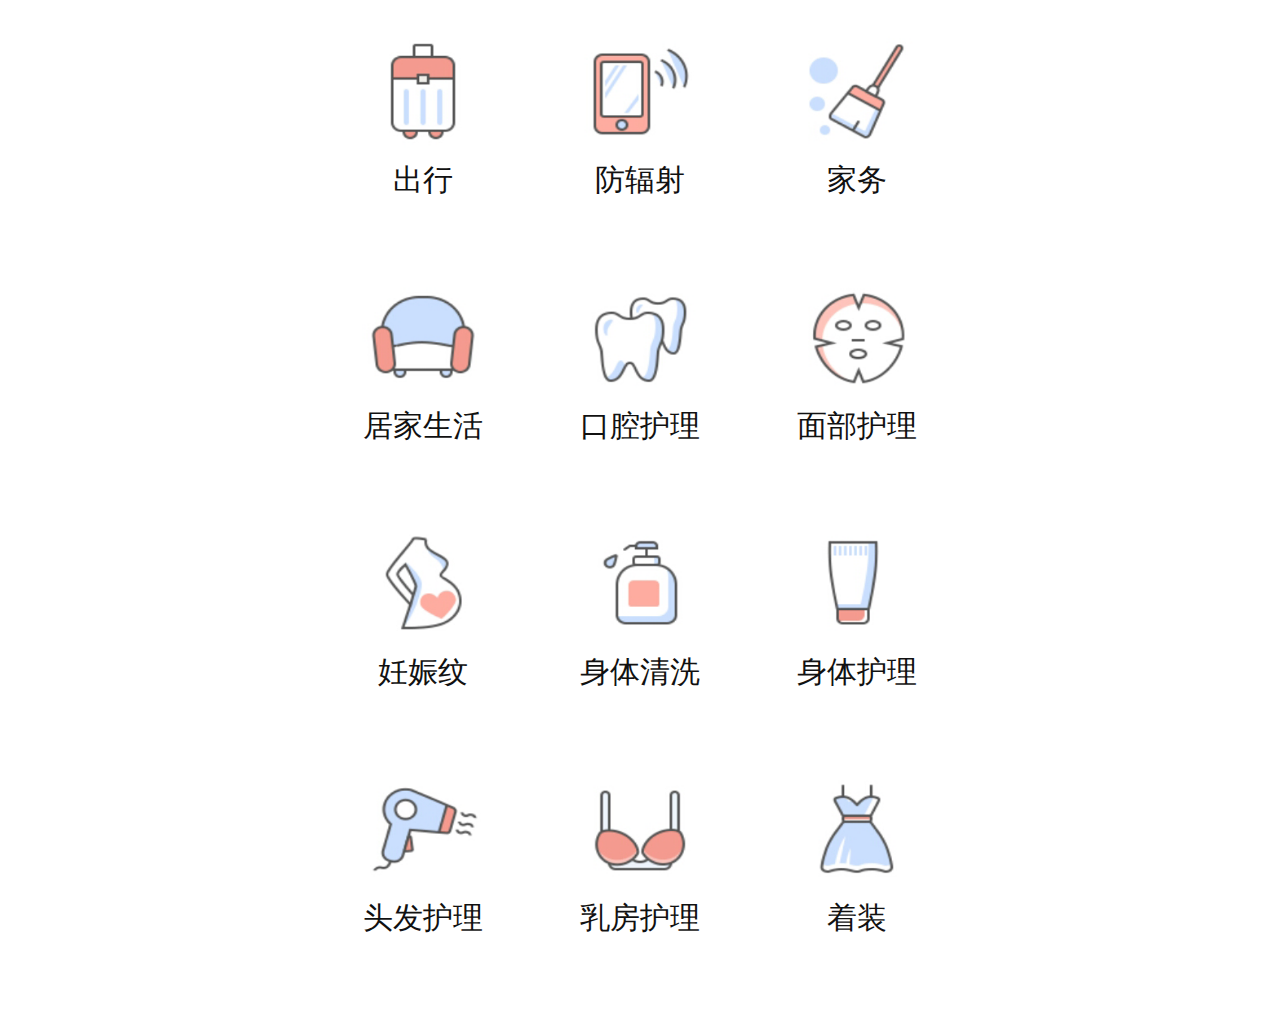
<file: 能不能做/index.html>
<!DOCTYPE html>
<html lang="en">
<head>
    <meta name="viewport"
          content="width=device-width, user-scalable=no, initial-scale=1.0, maximum-scale=1.0, minimum-scale=1.0">
    <meta charset="UTF-8">
    <title>能不能做</title>
    <link rel="stylesheet" href="css/index.css">
</head>
<body>
<div class="container">
    <div class="item">
        <a href="list.html?id=13">
            <img src="images/icon_chuxing.png" alt="">
            <p>出行</p>
        </a>
        <a href="list.html?id=14">
            <img src="images/icon_fangfushe.png" alt="">
            <p>防辐射</p>
        </a>
        <a href="list.html?id=15">
            <img src="images/icon_jiawu.png" alt="">
            <p>家务</p>
        </a>
    </div>
    <div class="item">
        <a href="list.html?id=16">
            <img src="images/icon_jujiashenghuo.png" alt="">
            <p>居家生活</p>
        </a>
        <a href="list.html?id=17">
            <img src="images/icon_kouqianghuli.png" alt="">
            <p>口腔护理</p>
        </a>
        <a href="list.html?id=18">
            <img src="images/icon_mianbuhuli.png" alt="">
            <p>面部护理</p>
        </a>
    </div>
    <div class="item">
        <a href="list.html?id=19">
            <img src="images/icon_renshenwen.png" alt="">
            <p>妊娠纹</p>
        </a>
        <a href="list.html?id=20">
            <img src="images/icon_shentiqingxi.png" alt="">
            <p>身体清洗</p>
        </a>
        <a href="list.html?id=21">
            <img src="images/icon_shetihuli.png" alt="">
            <p>身体护理</p>
        </a>
    </div>
    <div class="item">
        <a href="list.html?id=22">
            <img src="images/icon_toufahuli.png" alt="">
            <p>头发护理</p>
        </a>
        <a href="list.html?id=23">
            <img src="images/icon_yunfanghuli.png" alt="">
            <p>乳房护理</p>
        </a>
        <a href="list.html?id=24">
            <img src="images/icon_zhuozhuang.png" alt="">
            <p>着装</p>
        </a>
    </div>
</div>
</body>
</html>
</file>
<file: 能不能做/css/index.css>
@charset "UTF-8";
@media (min-width: 320px) {
  html {
    font-size: 21.33px;
  }
}
@media (min-width: 360px) {
  html {
    font-size: 24px;
  }
}
@media (min-width: 375px) {
  html {
    font-size: 25px;
  }
}
@media (min-width: 384px) {
  html {
    font-size: 25.6px;
  }
}
@media (min-width: 400px) {
  html {
    font-size: 26.67px;
  }
}
@media (min-width: 414px) {
  html {
    font-size: 27.6px;
  }
}
@media (min-width: 424px) {
  html {
    font-size: 28.27px;
  }
}
@media (min-width: 480px) {
  html {
    font-size: 32px;
  }
}
@media (min-width: 540px) {
  html {
    font-size: 36px;
  }
}
@media (min-width: 720px) {
  html {
    font-size: 48px;
  }
}
@media (min-width: 750px) {
  html {
    font-size: 50px;
  }
}
* {
  padding: 0;
  margin: 0;
}
li {
  list-style: none;
}
.container {
  margin: 0 auto;
  width: 100%;
  max-width: 750px;
  min-width: 320px;
  box-sizing: border-box;
  font-family: "Ping Fang";
  padding: 0;
}
a {
  text-decoration: none;
  color: #fff;
}
.fr {
  float: right;
}
.fl {
  float: left;
}
.img {
  width: 100%;
}
.nav {
  width: 100%;
}
.nav li {
  width: 100%;
}
.nav li img {
  width: 100%;
}
.container {
  padding: 0.7rem 1rem;
}
.item a {
  display: block;
  float: left;
  width: 33.33%;
  text-align: center;
}
.item a img {
  width: 2.44rem;
  height: 2.26rem;
}
.item a p {
  font-size: 0.6rem;
  margin-bottom: 1.6rem;
  color: #111;
}
</file>
